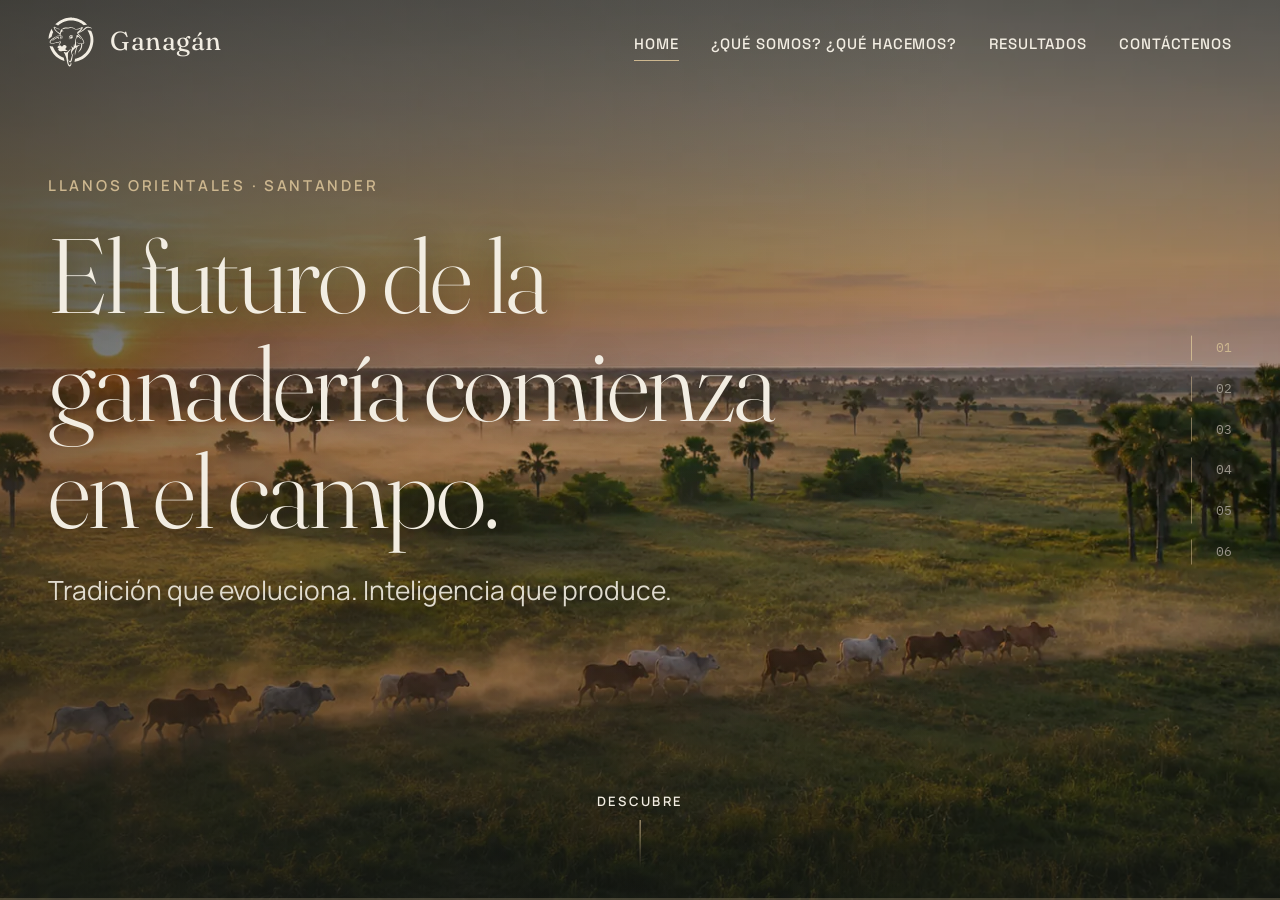
<file: index.html>
<!doctype html>
<html lang="es" class="no-js">
<head>
  <meta charset="utf-8">
  <meta name="viewport" content="width=device-width, initial-scale=1">
  <title>Ganagán · Tradición que evoluciona</title>
  <meta name="description" content="Ganagán, empresa ganadera de los Llanos Orientales y Santander. Tradición que evoluciona. Inteligencia que produce.">
  <meta name="theme-color" content="#161815">
  <link rel="icon" type="image/svg+xml" href="./assets/icons/ganagan-isotipo-marfil.svg">

  <!-- Vista previa al compartir el enlace (WhatsApp, redes). Dirección pública de GitHub Pages. -->
  <link rel="canonical" href="https://stack-molano.github.io/ganagan-web/">
  <meta property="og:type" content="website">
  <meta property="og:locale" content="es_CO">
  <meta property="og:site_name" content="Ganagán">
  <meta property="og:url" content="https://stack-molano.github.io/ganagan-web/">
  <meta property="og:title" content="Ganagán · Tradición que evoluciona">
  <meta property="og:description" content="Tradición que evoluciona. Inteligencia que produce.">
  <meta property="og:image" content="https://stack-molano.github.io/ganagan-web/assets/images/og-ganagan-1200x630.jpg">
  <meta property="og:image:width" content="1200">
  <meta property="og:image:height" content="630">
  <meta property="og:image:alt" content="Sabana de los Llanos Orientales al amanecer con un hato de ganado Brahman.">
  <meta name="twitter:card" content="summary_large_image">

  <link rel="preload" as="image" type="image/webp"
        href="./assets/images/territorio-movil-864.webp"
        media="(max-width: 767px)">
  <link rel="preload" as="image" type="image/webp"
        imagesrcset="./assets/images/territorio-hero-960.webp 960w, ./assets/images/territorio-hero-1672.webp 1672w"
        imagesizes="100vw" media="(min-width: 768px)">

  <link rel="stylesheet" href="./css/styles.css?v=2026-11-07n">
  <script>document.documentElement.classList.replace('no-js', 'js');</script>
</head>
<body>
  <a class="skip-link" href="#contenido">Saltar al contenido</a>

  <!-- Cabecera y menú -->
  <header class="site-header" data-header>
    <a class="brand" href="#inicio" aria-label="Ganagán, volver al inicio">
      <img class="brand__mark" src="./assets/icons/ganagan-isotipo-marfil.svg" alt="" width="48" height="53">
      <span class="brand__name">Ganagán</span>
    </a>

    <button class="menu-toggle" type="button" aria-expanded="false" aria-controls="menu-principal" data-menu-toggle>
      <span class="menu-toggle__label">Menú</span>
      <span class="menu-toggle__icon" aria-hidden="true"></span>
    </button>

    <nav class="site-nav" id="menu-principal" aria-label="Principal" data-menu>
      <ul>
        <li><a href="#inicio">Home</a></li>
        <li><a href="#que-somos">¿Qué somos? ¿Qué hacemos?</a></li>
        <li><a href="#resultados">Resultados</a></li>
        <li><a href="#contacto">Contáctenos</a></li>
      </ul>
    </nav>
  </header>

  <!-- Indicador de escenas (escritorio) -->
  <nav class="scene-index" aria-label="Escenas">
    <ol>
      <li><a href="#inicio" data-scene-link="inicio"><span class="visually-hidden">Escena </span>01</a></li>
      <li><a href="#que-somos" data-scene-link="que-somos"><span class="visually-hidden">Escena </span>02</a></li>
      <li><a href="#que-hacemos" data-scene-link="que-hacemos"><span class="visually-hidden">Escena </span>03</a></li>
      <li><a href="#resultados" data-scene-link="resultados"><span class="visually-hidden">Escena </span>04</a></li>
      <li><a href="#proposito" data-scene-link="proposito"><span class="visually-hidden">Escena </span>05</a></li>
      <li><a href="#contacto" data-scene-link="contacto"><span class="visually-hidden">Escena </span>06</a></li>
    </ol>
  </nav>

  <main id="contenido">

    <!-- ESCENA 01 · EL TERRITORIO -->
    <section class="scene scene--hero" id="inicio" data-scene data-title="Tradición que evoluciona" data-hero aria-labelledby="t-territorio">
      <div class="hero__sticky">
        <picture class="hero__media">
          <source media="(min-width: 768px)"
                  srcset="./assets/images/territorio-hero-960.webp 960w, ./assets/images/territorio-hero-1672.webp 1672w"
                  sizes="100vw">
          <img src="./assets/images/territorio-movil-864.webp"
               srcset="./assets/images/territorio-movil-540.webp 540w, ./assets/images/territorio-movil-864.webp 864w"
               sizes="100vw" width="864" height="1536" fetchpriority="high"
               alt="Vista aérea al amanecer de la sabana de los Llanos Orientales, con un hato de ganado Brahman avanzando entre la niebla y los morichales.">
        </picture>

        <!-- Video controlado por el scroll: main.js le asigna el archivo solo si no se
             pidió movimiento reducido. En teléfonos en vertical usa la versión vertical
             (1,1 MB); con «ahorro de datos» se queda la imagen fija. -->
        <video class="hero__video" data-scrub-video
               data-src="./assets/videos/territorio-scrub.mp4"
               data-src-portrait="./assets/videos/territorio-scrub-movil.mp4"
               muted playsinline preload="none" disablepictureinpicture
               aria-hidden="true" tabindex="-1"></video>

        <div class="hero__content">
          <p class="eyebrow" data-reveal>Llanos Orientales · Santander</p>
          <h1 class="hero__title" id="t-territorio" data-reveal style="--d:120">El futuro de la ganadería comienza en el campo.</h1>
          <p class="hero__lead" data-reveal style="--d:320">Tradición que evoluciona. Inteligencia que produce.</p>
        </div>

        <p class="hero__arrival" aria-hidden="true">Llanos Orientales, Colombia</p>

        <svg class="line line--horizon" data-horizon viewBox="0 0 100 1" preserveAspectRatio="none" aria-hidden="true">
          <line x1="0" y1="0.5" x2="100" y2="0.5" />
        </svg>

        <a class="scroll-cue" href="#que-somos">Descubre</a>

        <!-- Al final del recorrido del video aparece la invitación al siguiente capítulo -->
        <a class="hero__next" href="#que-somos" tabindex="-1">
          <span class="hero__next-label">Siguiente · 02</span>
          <span class="hero__next-title">¿Qué somos? ¿Qué hacemos?</span>
        </a>
      </div>
    </section>

    <!-- ESCENA 02 · NUESTRA ESENCIA -->
    <section class="scene scene--esencia" id="que-somos" data-scene data-title="¿Qué somos?" aria-labelledby="t-esencia">
      <div class="container">
        <header class="scene__header esencia__header">
          <p class="eyebrow" data-reveal>02 · Nuestra esencia</p>
          <h2 class="scene__title" id="t-esencia" data-reveal style="--d:100">Conocimiento que se construye generación tras generación.</h2>
          <p class="scene__text" data-reveal style="--d:200">Detrás de cada animal hay oficio: leer el pasto, el clima y el comportamiento del hato. Es un saber que se aprende en el trabajo diario y sobre el que construimos todo lo demás.</p>
        </header>

        <ul class="cards" role="list">
          <li class="card" data-reveal>
            <figure class="card__media">
              <img src="./assets/images/esencia-toro-700.webp"
                   srcset="./assets/images/esencia-toro-700.webp 700w, ./assets/images/esencia-toro-1122.webp 1122w"
                   sizes="(min-width: 1024px) 26rem, 82vw" width="1122" height="1402" loading="lazy"
                   alt="Toro Brahman rojo de perfil, con la giba y las orejas iluminadas a contraluz al atardecer.">
            </figure>
            <div class="card__body">
              <p class="card__meta"><span>01</span> Bos indicus</p>
              <h3 class="card__title">Razas</h3>
              <p class="card__text">Brahman, cebú y sus cruces: ganado de origen índico, hecho para el calor, la humedad y las pasturas tropicales. Rústico y de temperamento manejable.</p>
              <ul class="card__tags" role="list" aria-label="Razas">
                <li>Brahman</li><li>Cebú</li><li>Cruces</li>
              </ul>
            </div>
          </li>
          <li class="card" data-reveal style="--d:150">
            <figure class="card__media">
              <img src="./assets/images/esencia-dron-960.webp"
                   srcset="./assets/images/esencia-dron-960.webp 960w, ./assets/images/esencia-dron-1536.webp 1536w"
                   sizes="(min-width: 1024px) 26rem, 82vw" width="1536" height="1024" loading="lazy"
                   alt="Dron sobrevolando un hato de ganado Brahman y cebú que pasta en la sabana llanera al amanecer.">
            </figure>
            <div class="card__body">
              <p class="card__meta"><span>02</span> Dron · Fotogrametría</p>
              <h3 class="card__title">Monitoreo aéreo</h3>
              <p class="card__text">Vuelos con dron para ver el hato y los potreros desde el aire: fotogrametría, mapas del terreno y seguimiento del estado de las pasturas.</p>
              <ul class="card__tags" role="list" aria-label="Monitoreo aéreo">
                <li>Fotogrametría</li><li>Mapas</li><li>Pasturas</li>
              </ul>
            </div>
          </li>
          <li class="card" data-reveal style="--d:300">
            <figure class="card__media">
              <img src="./assets/images/esencia-agrotech-960.webp"
                   srcset="./assets/images/esencia-agrotech-960.webp 960w, ./assets/images/esencia-agrotech-1536.webp 1536w"
                   sizes="(min-width: 1024px) 26rem, 82vw" width="1536" height="1024" loading="lazy"
                   alt="Técnico agrónomo clavando un sensor de suelo en el potrero junto a una tablet con un mapa de vegetación; al fondo, una estación meteorológica solar y ganado pastando.">
            </figure>
            <div class="card__body">
              <p class="card__meta"><span>03</span> Suelos · Sensores</p>
              <h3 class="card__title">Agrotecnología</h3>
              <p class="card__text">Análisis y sensores de suelo para mejorar su fertilidad, optimizar las pasturas y decidir con datos qué sembrar, cuánto cargar y cuándo rotar.</p>
              <ul class="card__tags" role="list" aria-label="Agrotecnología">
                <li>Suelos</li><li>Sensores</li><li>Datos</li>
              </ul>
            </div>
          </li>
        </ul>
        <p class="cards__hint" aria-hidden="true">Desliza →</p>
        <nav class="scene-next" aria-label="Siguiente capítulo">
          <a href="#que-hacemos">
            <span class="scene-next__label">Siguiente · 03</span>
            <span class="scene-next__title">Qué hacemos: nuestra visión</span>
            <span class="scene-next__arrow" aria-hidden="true">→</span>
          </a>
        </nav>
      </div>
    </section>

    <!-- ESCENA 03 · NUESTRA VISIÓN -->
    <section class="scene scene--vision" id="que-hacemos" data-scene data-title="¿Qué hacemos?" aria-labelledby="t-vision">
      <div class="vision__stage" data-vision-stage>
        <div class="vision__sticky">
          <figure class="vision__media" data-vision-media>
            <img src="./assets/images/vision-ladera-960.webp"
                 srcset="./assets/images/vision-ladera-960.webp 960w, ./assets/images/vision-ladera-1560.webp 1560w"
                 sizes="100vw" width="1560" height="822" loading="lazy"
                 alt="Potreros en ladera en las montañas de Santander, divididos por cercas de madera que siguen el relieve.">
            <video class="vision__video" data-scrub-video data-src="./assets/videos/vision-scrub.mp4"
                   muted playsinline preload="none" disablepictureinpicture aria-hidden="true" tabindex="-1"></video>
          </figure>
          <p class="vision__caption" aria-hidden="true">Santander, Colombia · Silvopastoreo</p>
        </div>
      </div>
      <div class="container">
        <header class="scene__header" data-reveal>
          <p class="eyebrow">03 · Nuestra visión</p>
          <h2 class="scene__title" id="t-vision">Producir mejor también significa decidir mejor.</h2>
          <p class="scene__text">La experiencia ya no basta por sí sola: producir mejor exige planificar, medir y ajustar cada decisión con información.</p>
        </header>
        <ol class="principles">
          <li data-reveal>
            <span class="principles__num">01</span>
            <h3>Planificar</h3>
            <p>Anticipar cada ciclo productivo, del potrero al mercado.</p>
          </li>
          <li data-reveal style="--d:150">
            <span class="principles__num">02</span>
            <h3>Medir</h3>
            <p>Registrar lo que pasa en el campo para entenderlo.</p>
          </li>
          <li data-reveal style="--d:300">
            <span class="principles__num">03</span>
            <h3>Mejorar</h3>
            <p>Corregir el rumbo con datos, no solo con intuición.</p>
          </li>
        </ol>
        <nav class="scene-next" aria-label="Siguiente capítulo">
          <a href="#resultados">
            <span class="scene-next__label">Siguiente · 04</span>
            <span class="scene-next__title">Inteligencia ganadera</span>
            <span class="scene-next__arrow" aria-hidden="true">→</span>
          </a>
        </nav>
      </div>
    </section>

    <!-- ESCENA 04 · INTELIGENCIA GANADERA -->
    <section class="scene scene--inteligencia" id="resultados" data-scene data-title="Inteligencia ganadera" aria-labelledby="t-inteligencia">
      <div class="container">
        <header class="scene__header scene__header--center" data-reveal>
          <p class="eyebrow">04 · Inteligencia ganadera</p>
          <h2 class="scene__title" id="t-inteligencia">La inteligencia del campo está en comprender cada variable.</h2>
          <p class="scene__text">Territorio, productividad, información, indicadores y finanzas no son temas separados. Entender cómo se relacionan es lo que permite decidir mejor.</p>
        </header>

        <!-- Dos columnas: tecnología en campo (video en bucle) y red de ejes que
             convergen en las decisiones. Sin cifras: solo los ejes. -->
        <div class="resultados">
          <figure class="resultados__media" data-reveal>
            <video class="resultados__video" data-loop-video
                   data-src="./assets/videos/resultados-loop.mp4"
                   poster="./assets/images/resultados-poster-960.webp"
                   width="1280" height="720"
                   muted loop playsinline preload="none" disablepictureinpicture
                   aria-hidden="true" tabindex="-1"></video>
            <figcaption class="resultados__caption">Drones · Sensores · Datos en campo</figcaption>
          </figure>

          <div class="red" data-red data-reveal style="--d:150">
            <svg class="red__lines" aria-hidden="true"></svg>
            <ul class="red__nodes" aria-label="Ejes que convergen en mejores decisiones">
              <li class="red__node" data-angle="-90">Centralización de datos</li>
              <li class="red__node" data-angle="-18">Optimización</li>
              <li class="red__node" data-angle="45">Rendimiento</li>
              <li class="red__node" data-angle="135">Eficiencia de recursos</li>
              <li class="red__node" data-angle="198">Trazabilidad</li>
            </ul>
            <p class="red__core">Mejores decisiones</p>
          </div>
        </div>

        <p class="scene__note" data-reveal>Estamos construyendo las herramientas para lograrlo.</p>
        <nav class="scene-next" aria-label="Siguiente capítulo">
          <a href="#proposito">
            <span class="scene-next__label">Siguiente · 05</span>
            <span class="scene-next__title">Nuestro propósito</span>
            <span class="scene-next__arrow" aria-hidden="true">→</span>
          </a>
        </nav>
      </div>
    </section>

    <!-- ESCENA 05 · NUESTRO PROPÓSITO -->
    <section class="scene scene--proposito" id="proposito" data-scene data-title="Nuestro propósito" aria-labelledby="t-proposito">
      <picture class="proposito__media">
        <source media="(min-width: 768px)"
                srcset="./assets/images/proposito-horizonte-960.webp 960w, ./assets/images/proposito-horizonte-1672.webp 1672w"
                sizes="100vw">
        <img src="./assets/images/proposito-movil-540.webp"
             srcset="./assets/images/proposito-movil-540.webp 540w, ./assets/images/proposito-movil-864.webp 864w"
             sizes="100vw" width="864" height="1536" loading="lazy"
             alt="Montañas de Santander al atardecer, con potreros en ladera y un camino rural que sube hacia la luz.">
      </picture>
      <div class="proposito__content" data-reveal>
        <p class="eyebrow">05 · Nuestro propósito</p>
        <h2 class="scene__title" id="t-proposito">Una nueva perspectiva para el desarrollo ganadero.</h2>
        <p class="scene__text">Del llano a la montaña, creemos en una ganadería que crece con su territorio: más eficiente, mejor informada y comprometida con las regiones donde trabaja.</p>
        <nav class="scene-next" aria-label="Siguiente capítulo">
          <a href="#contacto">
            <span class="scene-next__label">Siguiente · 06</span>
            <span class="scene-next__title">Identidad y contacto</span>
            <span class="scene-next__arrow" aria-hidden="true">→</span>
          </a>
        </nav>
      </div>
    </section>

    <!-- ESCENA 06 · IDENTIDAD GANAGÁN -->
    <section class="scene scene--identidad" id="contacto" data-scene data-title="Contáctenos" aria-labelledby="t-identidad">
      <div class="container identidad">
        <img class="identidad__logo" data-reveal="clip" src="./assets/icons/ganagan-logo-marfil.svg" width="1085" height="1449" loading="lazy"
             alt="Logotipo de Inversiones Ganagán">
        <h2 class="identidad__claim" id="t-identidad" data-reveal style="--d:900">GANAGÁN. <span>Tradición que evoluciona.</span></h2>
        <!-- Formulario de contacto. Los envíos llegan por Formspree.
             Formulario de Formspree: xeaawpqv (cuenta de Ganagán). -->
        <div class="contacto" data-reveal>
          <header class="contacto__header">
            <p class="eyebrow">Contáctenos</p>
            <h3 class="contacto__title">Hablemos.</h3>
            <p class="contacto__text">Escríbanos por WhatsApp y le responderemos.</p>
          </header>
          <a class="boton boton--whatsapp" href="https://wa.me/573202076074?text=Hola%2C%20quiero%20m%C3%A1s%20informaci%C3%B3n%20sobre%20Ganag%C3%A1n."
             target="_blank" rel="noopener">Escribir por WhatsApp</a>
          <!-- FORMULARIO DESACTIVADO hasta completar la política de datos (NIT, domicilio y correo).
               Para activarlo: quitar el atributo «hidden» del formulario, eliminar el enlace de WhatsApp de
               arriba (o dejarlo como alternativa) y volver al texto «Déjenos sus datos y nos pondremos en contacto.». -->
          <form class="contacto__form" hidden data-contact-form action="https://formspree.io/f/xeaawpqv" method="POST">
            <div class="campo">
              <label for="cf-nombre">Nombre o empresa</label>
              <input id="cf-nombre" name="nombre" type="text" autocomplete="name" required maxlength="120">
            </div>
            <div class="campo">
              <label for="cf-contacto">Correo electrónico o teléfono</label>
              <input id="cf-contacto" name="contacto" type="text" inputmode="email" autocomplete="email" required maxlength="120"
                     aria-describedby="cf-contacto-ayuda">
              <p class="campo__ayuda" id="cf-contacto-ayuda">Cualquiera de los dos.</p>
            </div>
            <!-- Trampa para robots: las personas no ven este campo -->
            <div class="campo campo--trampa" aria-hidden="true">
              <label for="cf-web">No llenar</label>
              <input id="cf-web" name="_gotcha" type="text" tabindex="-1" autocomplete="off">
            </div>
            <div class="casilla">
              <input id="cf-datos" name="acepta_tratamiento_datos" type="checkbox" value="sí" required>
              <label for="cf-datos">Acepto el tratamiento de mis datos personales conforme a la Ley 1581 de 2012 y la
                <a href="./politica-de-datos.html" target="_blank" rel="noopener">Política de tratamiento de datos</a> de Inversiones Ganagán.</label>
            </div>
            <button class="boton" type="submit">Enviar</button>
            <p class="contacto__estado" data-contact-status role="status" aria-live="polite"></p>
          </form>
        </div>

        <nav class="scene-next scene-next--home" aria-label="Volver al inicio">
          <a href="#inicio">
            <span class="scene-next__label">Volver</span>
            <span class="scene-next__title">Al inicio</span>
            <span class="scene-next__arrow" aria-hidden="true">→</span>
          </a>
        </nav>
      </div>
    </section>

  </main>

  <footer class="site-footer" id="pie">
    <div class="container site-footer__grid">
      <div>
        <img src="./assets/icons/ganagan-isotipo-marfil.svg" alt="" width="48" height="53" loading="lazy">
        <p class="site-footer__legal">Inversiones Ganagán M&amp;V S.A.S. ZOMAC</p>
      </div>
      <div>
        <h2 class="site-footer__title">Dónde trabajamos</h2>
        <p>Llanos Orientales y Santander, Colombia.</p>
      </div>
      <div>
        <h2 class="site-footer__title">Contacto</h2>
        <p><a class="site-footer__link" href="https://wa.me/573202076074" target="_blank" rel="noopener"
              aria-label="Escribir por WhatsApp al +57 320 207 6074">WhatsApp: (+57) 3202076074</a></p>
      </div>
      <div>
        <h2 class="site-footer__title">Plataforma</h2>
        <p>Plataforma de inteligencia ganadera: en desarrollo.</p>
      </div>
    </div>
    <p class="container site-footer__copy">© <span data-year>2026</span> Inversiones Ganagán M&amp;V S.A.S. Imágenes ilustrativas.</p>
  </footer>

  <script src="./js/main.js?v=2026-11-07n" defer></script>
</body>
</html>
</file>
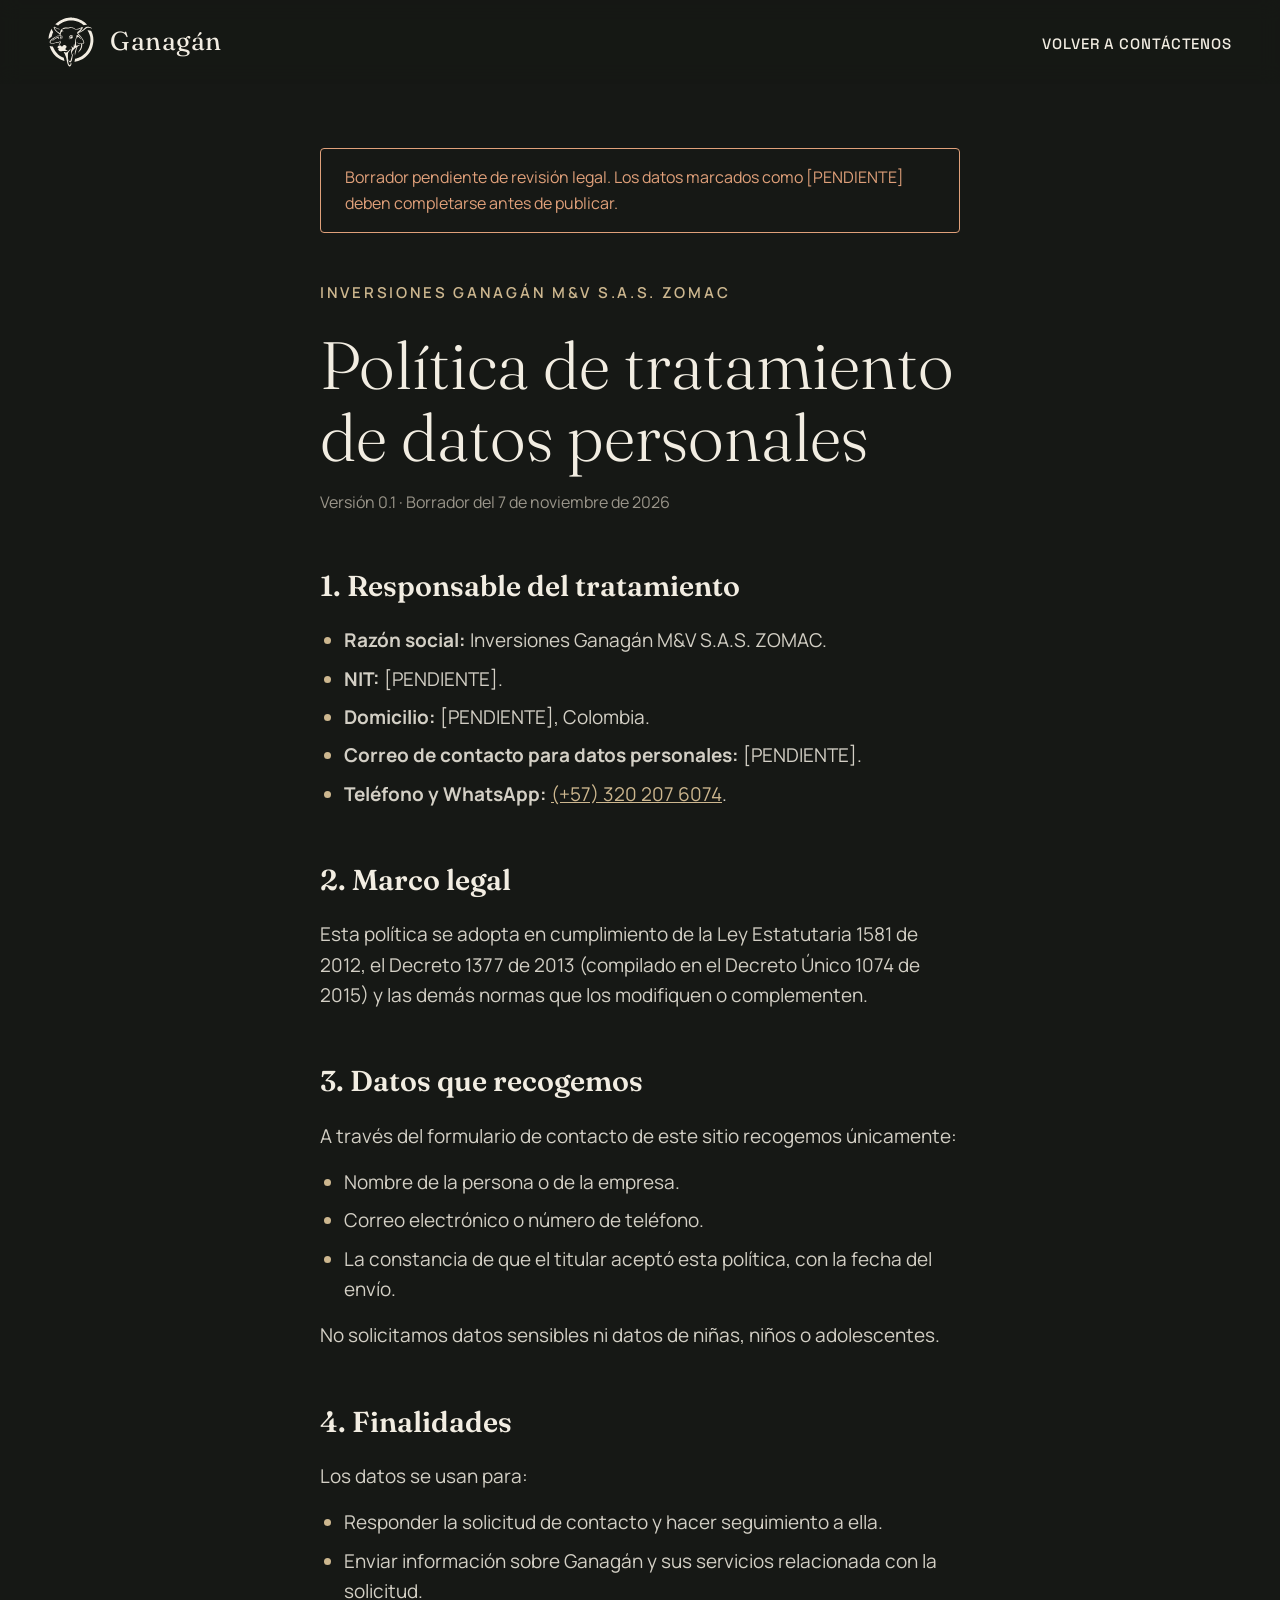
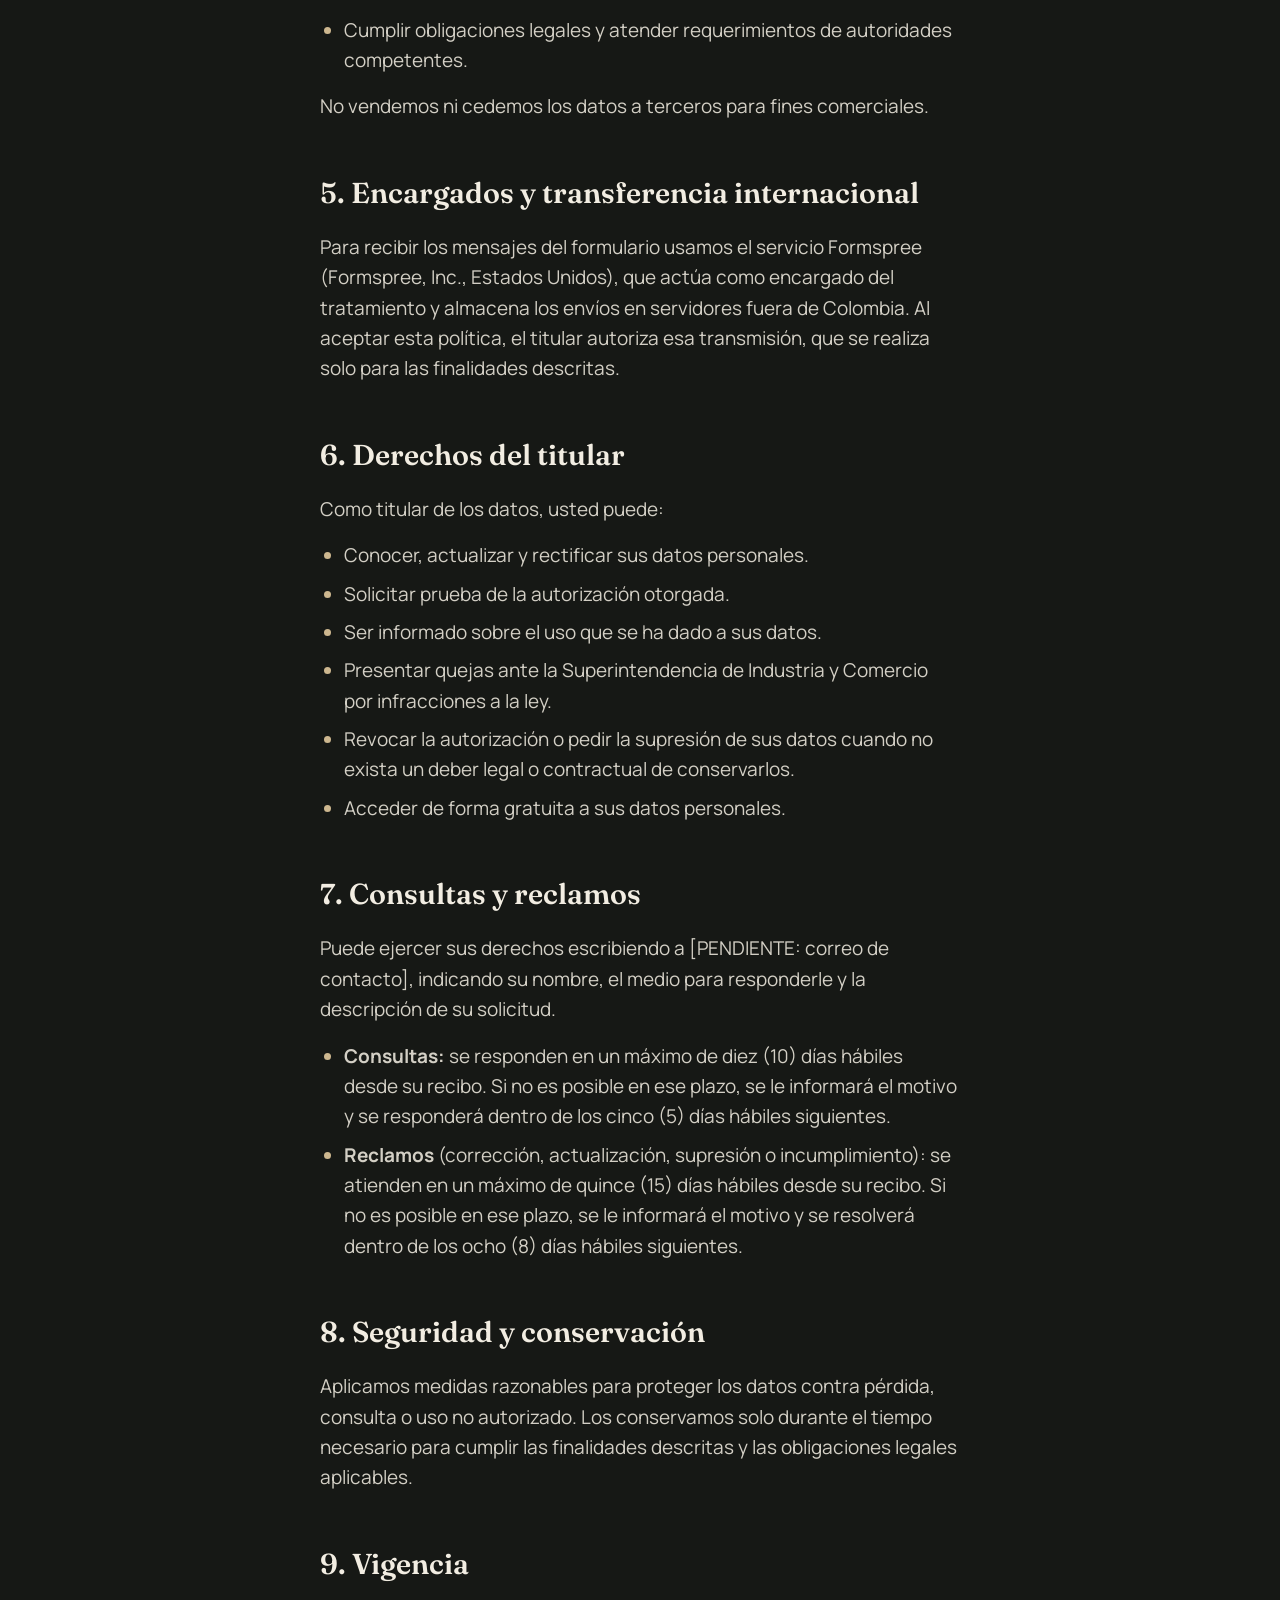
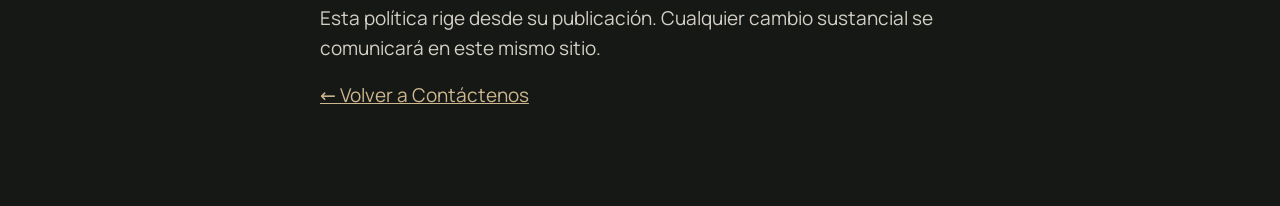
<file: politica-de-datos.html>
<!doctype html>
<html lang="es">
<head>
  <meta charset="utf-8">
  <meta name="viewport" content="width=device-width, initial-scale=1">
  <title>Ganagán · Política de tratamiento de datos personales</title>
  <meta name="description" content="Política de tratamiento de datos personales de Inversiones Ganagán M&V S.A.S. ZOMAC.">
  <!-- BORRADOR: no indexar hasta que la revise un abogado. -->
  <meta name="robots" content="noindex">
  <meta name="theme-color" content="#161815">
  <link rel="icon" type="image/svg+xml" href="./assets/icons/ganagan-isotipo-marfil.svg">
  <link rel="stylesheet" href="./css/styles.css?v=2026-11-07k">
</head>
<body class="pagina-legal">
  <header class="site-header is-scrolled">
    <a class="brand" href="./" aria-label="Ganagán, volver al sitio">
      <img class="brand__mark" src="./assets/icons/ganagan-isotipo-marfil.svg" alt="" width="48" height="53">
      <span class="brand__name">Ganagán</span>
    </a>
    <nav class="site-nav" aria-label="Principal">
      <ul>
        <li><a href="./#contacto">Volver a Contáctenos</a></li>
      </ul>
    </nav>
  </header>

  <main class="legal container">
    <p class="legal__borrador" role="note">
      Borrador pendiente de revisión legal. Los datos marcados como [PENDIENTE] deben completarse antes de publicar.
    </p>

    <p class="eyebrow">Inversiones Ganagán M&amp;V S.A.S. ZOMAC</p>
    <h1 class="legal__title">Política de tratamiento de datos personales</h1>
    <p class="legal__meta">Versión 0.1 · Borrador del 7 de noviembre de 2026</p>

    <h2>1. Responsable del tratamiento</h2>
    <ul>
      <li><strong>Razón social:</strong> Inversiones Ganagán M&amp;V S.A.S. ZOMAC.</li>
      <li><strong>NIT:</strong> [PENDIENTE].</li>
      <li><strong>Domicilio:</strong> [PENDIENTE], Colombia.</li>
      <li><strong>Correo de contacto para datos personales:</strong> [PENDIENTE].</li>
      <li><strong>Teléfono y WhatsApp:</strong> <a href="https://wa.me/573202076074">(+57) 320 207 6074</a>.</li>
    </ul>

    <h2>2. Marco legal</h2>
    <p>Esta política se adopta en cumplimiento de la Ley Estatutaria 1581 de 2012, el Decreto 1377 de 2013 (compilado en el Decreto Único 1074 de 2015) y las demás normas que los modifiquen o complementen.</p>

    <h2>3. Datos que recogemos</h2>
    <p>A través del formulario de contacto de este sitio recogemos únicamente:</p>
    <ul>
      <li>Nombre de la persona o de la empresa.</li>
      <li>Correo electrónico o número de teléfono.</li>
      <li>La constancia de que el titular aceptó esta política, con la fecha del envío.</li>
    </ul>
    <p>No solicitamos datos sensibles ni datos de niñas, niños o adolescentes.</p>

    <h2>4. Finalidades</h2>
    <p>Los datos se usan para:</p>
    <ul>
      <li>Responder la solicitud de contacto y hacer seguimiento a ella.</li>
      <li>Enviar información sobre Ganagán y sus servicios relacionada con la solicitud.</li>
      <li>Cumplir obligaciones legales y atender requerimientos de autoridades competentes.</li>
    </ul>
    <p>No vendemos ni cedemos los datos a terceros para fines comerciales.</p>

    <h2>5. Encargados y transferencia internacional</h2>
    <p>Para recibir los mensajes del formulario usamos el servicio Formspree (Formspree, Inc., Estados Unidos), que actúa como encargado del tratamiento y almacena los envíos en servidores fuera de Colombia. Al aceptar esta política, el titular autoriza esa transmisión, que se realiza solo para las finalidades descritas.</p>

    <h2>6. Derechos del titular</h2>
    <p>Como titular de los datos, usted puede:</p>
    <ul>
      <li>Conocer, actualizar y rectificar sus datos personales.</li>
      <li>Solicitar prueba de la autorización otorgada.</li>
      <li>Ser informado sobre el uso que se ha dado a sus datos.</li>
      <li>Presentar quejas ante la Superintendencia de Industria y Comercio por infracciones a la ley.</li>
      <li>Revocar la autorización o pedir la supresión de sus datos cuando no exista un deber legal o contractual de conservarlos.</li>
      <li>Acceder de forma gratuita a sus datos personales.</li>
    </ul>

    <h2>7. Consultas y reclamos</h2>
    <p>Puede ejercer sus derechos escribiendo a [PENDIENTE: correo de contacto], indicando su nombre, el medio para responderle y la descripción de su solicitud.</p>
    <ul>
      <li><strong>Consultas:</strong> se responden en un máximo de diez (10) días hábiles desde su recibo. Si no es posible en ese plazo, se le informará el motivo y se responderá dentro de los cinco (5) días hábiles siguientes.</li>
      <li><strong>Reclamos</strong> (corrección, actualización, supresión o incumplimiento): se atienden en un máximo de quince (15) días hábiles desde su recibo. Si no es posible en ese plazo, se le informará el motivo y se resolverá dentro de los ocho (8) días hábiles siguientes.</li>
    </ul>

    <h2>8. Seguridad y conservación</h2>
    <p>Aplicamos medidas razonables para proteger los datos contra pérdida, consulta o uso no autorizado. Los conservamos solo durante el tiempo necesario para cumplir las finalidades descritas y las obligaciones legales aplicables.</p>

    <h2>9. Vigencia</h2>
    <p>Esta política rige desde su publicación. Cualquier cambio sustancial se comunicará en este mismo sitio.</p>

    <p class="legal__volver"><a href="./#contacto">← Volver a Contáctenos</a></p>
  </main>
</body>
</html>
</file>
<file: css/styles.css>
/* =========================================================
   GANAGÁN · Estilos base (prototipo estructural)
   Fuente de verdad: docs/paquete-de-diseno.md
   ========================================================= */

/* ---------- 1. Fuentes ----------
   Se alojarán en assets/fonts/ (woff2). Mientras no existan,
   el navegador usa las alternativas de --font-*.            */
@font-face {
  font-family: "Fraunces";
  src: url("../assets/fonts/fraunces-variable.woff2") format("woff2");
  font-weight: 300 700;
  font-display: swap;
}
@font-face {
  font-family: "Manrope";
  src: url("../assets/fonts/manrope-variable.woff2") format("woff2");
  font-weight: 400 700;
  font-display: swap;
}
@font-face {
  font-family: "Space Grotesk";
  src: url("../assets/fonts/space-grotesk-variable.woff2") format("woff2");
  font-weight: 300 700;
  font-display: swap;
}
@font-face {
  font-family: "IBM Plex Mono";
  src: url("../assets/fonts/ibm-plex-mono-400.woff2") format("woff2");
  font-weight: 400;
  font-display: swap;
}

/* ---------- 2. Tokens ---------- */
:root {
  /* Paleta (contrastes en el paquete de diseño, sección 3) */
  --grafito: #161815;
  --bosque:  #1E3528;
  --marfil:  #F2EDE2;
  --arena:   #CDB78F;
  --tierra:  #7A5536;
  --piedra:  #9A958A;
  --tinta:   #22241F;
  --musgo:   #4F5E46;
  --marino:  #002060;

  /* Tipografía */
  --font-display: "Fraunces", Georgia, "Times New Roman", serif;
  --font-body: "Manrope", system-ui, -apple-system, "Segoe UI", Roboto, sans-serif;
  --font-mono: "IBM Plex Mono", ui-monospace, Consolas, monospace;
  --font-ui: "Space Grotesk", "Manrope", system-ui, sans-serif;

  /* Escala ampliada ~20 % el 2026-11-07 (antes: hero 96, h2 60, lead 22, body 17 px) */
  --fs-hero: clamp(2.5rem, 1rem + 7vw, 7.25rem);      /* ~42 px en móvil → 116 px */
  --fs-h2:   clamp(2.25rem, 1.3rem + 3.6vw, 4.5rem);
  --fs-h3:   clamp(1.375rem, 1.2rem + 0.75vw, 1.8125rem);
  --fs-lead: clamp(1.25rem, 1.05rem + 0.75vw, 1.6875rem);
  --fs-body: 1.1875rem;
  --fs-small: 1rem;
  --fs-label: 0.8125rem;

  /* Espaciado (múltiplos de 8 px) */
  --s-1: 0.5rem;  --s-2: 1rem;  --s-3: 1.5rem;  --s-4: 2rem;
  --s-6: 3rem;    --s-8: 4rem;  --s-12: 6rem;   --s-16: 8rem;
  --scene-pad: clamp(var(--s-8), 10vw, var(--s-16));

  /* Retícula */
  --container: 80rem;            /* 1280 px */
  --gutter: clamp(1.25rem, 4vw, 3rem);

  --header-h: 5.25rem;
  --line: 1px solid color-mix(in srgb, var(--arena) 55%, transparent);
  --ease: cubic-bezier(.22, .61, .36, 1);
}

/* ---------- 3. Base ---------- */
*, *::before, *::after { box-sizing: border-box; }
html {
  -webkit-text-size-adjust: 100%;
  scroll-behavior: smooth;
  scroll-padding-top: var(--header-h);
  overflow-x: hidden;
}
@supports (overflow: clip) { html { overflow-x: clip; } }
body {
  margin: 0;
  background: var(--grafito);
  color: var(--marfil);
  font-family: var(--font-body);
  font-size: var(--fs-body);
  line-height: 1.6;
  -webkit-font-smoothing: antialiased;
}
img, svg { display: block; max-width: 100%; }
img { height: auto; }
figure { margin: 0; }
h1, h2, h3 { margin: 0; font-weight: 400; }
p { margin: 0; }
ul, ol { margin: 0; padding: 0; list-style: none; }
a { color: inherit; }

:focus-visible {
  outline: 2px solid var(--arena);
  outline-offset: 3px;
}

.visually-hidden {
  position: absolute !important;
  width: 1px; height: 1px;
  overflow: hidden; clip: rect(0 0 0 0);
  white-space: nowrap;
}
.skip-link {
  position: absolute; left: var(--s-2); top: -100px; z-index: 100;
  padding: var(--s-1) var(--s-2);
  background: var(--marfil); color: var(--tinta);
  font-weight: 600; text-decoration: none;
}
.skip-link:focus { top: var(--s-2); }

.container {
  width: 100%;
  max-width: var(--container);
  margin-inline: auto;
  padding-inline: var(--gutter);
}

/* ---------- 4. Tipografía compartida ---------- */
.eyebrow {
  font-family: var(--font-body);
  font-size: clamp(0.8125rem, 0.75rem + 0.25vw, 0.9375rem);
  font-weight: 600;
  letter-spacing: 0.18em;
  text-transform: uppercase;
  color: var(--arena);
  margin-bottom: var(--s-3);
}
.scene__title {
  font-family: var(--font-display);
  font-size: var(--fs-h2);
  font-weight: 300;
  line-height: 1.08;
  letter-spacing: -0.01em;
  text-wrap: balance;
  max-width: 18ch;
}
.scene__text {
  margin-top: var(--s-3);
  font-size: var(--fs-lead);
  line-height: 1.55;
  max-width: 44rem;
  color: color-mix(in srgb, var(--marfil) 82%, transparent);
}
.scene__header { margin-bottom: var(--s-8); }
.scene__header--center { text-align: center; }
.scene__header--center .scene__title,
.scene__header--center .scene__text { margin-inline: auto; }

/* ---------- 5. Cabecera y menú ---------- */
.site-header {
  position: fixed; inset: 0 0 auto 0; z-index: 50;
  height: var(--header-h);
  display: flex; align-items: center; justify-content: space-between;
  padding-inline: var(--gutter);
  transition: background-color .4s var(--ease), transform .4s var(--ease);
}
.site-header.is-scrolled {
  background: color-mix(in srgb, var(--grafito) 88%, transparent);
  -webkit-backdrop-filter: blur(10px);
  backdrop-filter: blur(10px);
}
.site-header.is-hidden { transform: translateY(-100%); }
/* Con el menú abierto, la cabecera no puede tener transform ni blur:
   ambos convierten la cabecera en el contenedor del menú fijo y lo recortan. */
.site-header.menu-open {
  transform: none;
  background: transparent;
  -webkit-backdrop-filter: none;
  backdrop-filter: none;
}

.brand {
  display: flex; align-items: center; gap: var(--s-2);
  text-decoration: none;
}
.brand__mark { width: 2.875rem; height: auto; }
.brand__name {
  font-family: var(--font-display);
  font-size: 1.625rem;
  letter-spacing: 0.02em;
}

/* Enlaces de navegación: sin borde; al señalar aparece una línea arena debajo */
.site-nav ul { display: flex; gap: var(--s-4); }
.site-nav a {
  font-family: var(--font-ui);
  font-size: 0.9375rem;
  font-weight: 500;
  letter-spacing: 0.06em;
  text-transform: uppercase;
  text-decoration: none;
  white-space: nowrap;
  padding-block: var(--s-1);
  background: linear-gradient(var(--arena), var(--arena)) no-repeat left bottom / 0 1px;
  transition: background-size .35s var(--ease);
}
.site-nav a:hover,
.site-nav a:focus-visible { background-size: 100% 1px; }

.menu-toggle {
  display: none;
  align-items: center; gap: var(--s-1);
  background: none; border: 0; padding: var(--s-1);
  color: var(--marfil);
  font: 500 0.9375rem / 1 var(--font-ui);
  letter-spacing: 0.06em; text-transform: uppercase;
  cursor: pointer;
}
.menu-toggle__icon,
.menu-toggle__icon::before {
  display: block; width: 1.5rem; height: 1px;
  background: currentColor;
  transition: transform .3s var(--ease);
}
.menu-toggle__icon { position: relative; transform: translateY(-3px); }
.menu-toggle__icon::before { content: ""; position: absolute; top: 6px; }
.menu-toggle[aria-expanded="true"] .menu-toggle__icon { transform: translateY(0) rotate(45deg); }
.menu-toggle[aria-expanded="true"] .menu-toggle__icon::before { transform: translateY(-6px) rotate(-90deg); }

/* Menú móvil: solo si hay JavaScript; sin él, los enlaces quedan visibles */
@media (max-width: 1023px) {
  .js .menu-toggle { display: inline-flex; position: relative; z-index: 2; }
  .js .site-nav {
    position: fixed; inset: 0;
    display: grid; place-items: center;
    background: var(--grafito);
    opacity: 0; visibility: hidden;
    transition: opacity .35s var(--ease), visibility .35s;
  }
  .js .site-nav.is-open { opacity: 1; visibility: visible; }
  .js .site-nav ul { flex-direction: column; align-items: center; gap: var(--s-4); }
  .js .site-nav a {
    font-family: var(--font-display);
    font-size: 2.25rem; font-weight: 300;
    letter-spacing: 0; text-transform: none;
    display: block; text-align: center; line-height: 1.2;
    white-space: normal; max-width: 12ch; margin-inline: auto;
  }
  .js .site-nav ul { padding-inline: var(--gutter); }
  .no-js .site-nav ul { gap: var(--s-2); }
  .no-js .brand__name { display: none; }
}

/* Indicador de escenas */
.scene-index {
  position: fixed; right: var(--gutter); top: 50%; z-index: 40;
  transform: translateY(-50%);
  display: none;
}
.scene-index ol { display: grid; gap: var(--s-2); }
.scene-index a {
  display: block;
  font-family: var(--font-mono);
  font-size: var(--fs-label);
  color: var(--piedra);
  text-decoration: none;
  padding: 2px 0 2px var(--s-3);
  border-left: var(--line);
  transition: color .3s var(--ease), border-color .3s var(--ease);
}
.scene-index a:hover,
.scene-index a[aria-current="true"] { color: var(--arena); border-left-color: var(--arena); }
/* Sobre la escena clara (03) el indicador cambia a tonos oscuros */
.scene-index.on-light a { color: color-mix(in srgb, var(--tinta) 75%, var(--marfil));   /* ≈ 6:1 */ border-left-color: color-mix(in srgb, var(--tierra) 50%, transparent); }
.scene-index.on-light a:hover,
.scene-index.on-light a[aria-current="true"] { color: var(--tierra); border-left-color: var(--tierra); }
@media (min-width: 1024px) { .scene-index { display: block; } }

/* ---------- 6. Escenas ---------- */
.scene { position: relative; padding-block: var(--scene-pad); }

/* 01 · Territorio */
/* La sección mide una pantalla. Con video (clase .hero--scrub, la añade
   main.js) mide 280vh y el contenido queda fijo mientras el scroll
   hace avanzar el video. */
.scene--hero { padding: 0; }
.scene--hero.hero--scrub { height: 280vh; }
.hero__sticky {
  position: sticky; top: 0;
  height: 100vh;
  height: 100svh;
  display: grid;
  align-items: start;
  overflow: hidden;
  isolation: isolate;
}
.hero__media,
.hero__media img,
.hero__video {
  position: absolute; inset: 0;
  width: 100%; height: 100%;
  object-fit: cover;
  object-position: 50% 70%;
  z-index: -2;
}
.hero__video { display: none; opacity: 0; transition: opacity .8s var(--ease); }
.hero--scrub .hero__video { display: block; }
.hero--scrub .hero__video.is-ready { opacity: 1; }

/* Al avanzar el video, el título sube y se desvanece y aparece la llegada.
   --hp = progreso del hero (0 → 1), lo escribe main.js. */
.hero--scrub .hero__content {
  opacity: calc(1 - var(--hp, 0) * 2.6);
  transform: translate3d(0, calc(var(--hp, 0) * -80px), 0);
}
.hero--scrub .scroll-cue { opacity: calc(1 - var(--hp, 0) * 6); }
.hero__arrival {
  position: absolute; left: var(--gutter); bottom: var(--s-6);
  font-family: var(--font-mono);
  font-size: var(--fs-label);
  letter-spacing: 0.18em; text-transform: uppercase;
  color: var(--arena);
  opacity: 0;
}
.hero--scrub .hero__arrival { opacity: calc((var(--hp, 0) - 0.75) * 5); }

/* Veladura de legibilidad. Valores medidos contra la imagen real:
   título ≥ 3:1 y subtítulo ≥ 4,5:1 en el percentil 95 del fondo. */
.hero__sticky::before {
  content: ""; position: absolute; inset: 0; z-index: -1;
  background:
    linear-gradient(to bottom,
      color-mix(in srgb, var(--grafito) 70%, transparent) 0%,
      color-mix(in srgb, var(--grafito) 60%, transparent) 48%,
      transparent 68%,
      color-mix(in srgb, var(--grafito) 70%, transparent) 100%);
}
@media (min-width: 768px) {
  .hero__sticky::before {
    background:
      linear-gradient(to right,
        color-mix(in srgb, var(--grafito) 45%, transparent) 0%,
        transparent 75%),
      linear-gradient(to bottom,
      color-mix(in srgb, var(--grafito) 62%, transparent) 0%,
      color-mix(in srgb, var(--grafito) 30%, transparent) 38%,
      transparent 58%,
      color-mix(in srgb, var(--grafito) 70%, transparent) 100%);
  }
}
.hero__content {
  padding: calc(var(--header-h) + clamp(var(--s-6), 10vh, var(--s-16))) var(--gutter) 0;
  max-width: calc(var(--container) + 2 * var(--gutter));
  margin-inline: auto; width: 100%;
}
.hero__title {
  font-family: var(--font-display);
  font-size: var(--fs-hero);
  font-weight: 300;
  line-height: 1.02;
  letter-spacing: -0.02em;
  max-width: 14ch;
  text-wrap: balance;
  overflow-wrap: break-word;
  text-shadow: 0 2px 30px color-mix(in srgb, var(--grafito) 45%, transparent);
}
.hero__lead {
  margin-top: var(--s-3);
  font-size: var(--fs-lead);
  color: color-mix(in srgb, var(--marfil) 90%, transparent);
  text-shadow: 0 1px 16px color-mix(in srgb, var(--grafito) 55%, transparent);
}
.line--horizon {
  position: absolute; left: 0; right: 0; bottom: 0;
  width: 100%; height: 2px;
  overflow: visible;
}
.line--horizon line {
  stroke: var(--arena); stroke-width: 1; opacity: .55;
  vector-effect: non-scaling-stroke;
}
.scroll-cue {
  position: absolute; left: 50%; bottom: var(--s-4);
  transform: translateX(-50%);
  display: grid; justify-items: center; gap: var(--s-1);
  font-size: var(--fs-label); font-weight: 600;
  letter-spacing: 0.18em; text-transform: uppercase;
  text-decoration: none;
}
.scroll-cue::after {
  content: ""; width: 1px; height: var(--s-6);
  background: linear-gradient(var(--arena), transparent);
}

/* 02 · Esencia: encabezado editorial y tres tarjetas técnicas
   (razas, ventajas, suelos). Escritorio: rejilla de 3 columnas.
   Móvil y tableta: carrusel horizontal que se desliza con el dedo. */
.scene--esencia {
  background:
    linear-gradient(to bottom, var(--grafito) 0%, transparent 30%),
    radial-gradient(60rem 34rem at 82% 38%, color-mix(in srgb, var(--bosque) 55%, transparent), transparent 70%),
    var(--grafito);
}
@media (min-width: 1024px) {
  .esencia__header {
    display: grid;
    grid-template-columns: minmax(0, 7fr) minmax(0, 5fr);
    column-gap: var(--s-8);
    align-items: end;
  }
  .esencia__header .eyebrow { grid-column: 1 / -1; margin-bottom: var(--s-2); }
  .esencia__header .scene__text { margin-top: 0; font-size: var(--fs-body); }
}

.cards {
  display: grid;
  grid-auto-flow: column;
  grid-auto-columns: 82%;
  gap: var(--s-2);
  overflow-x: auto;
  scroll-snap-type: x mandatory;
  margin-inline: calc(-1 * var(--gutter));
  padding: var(--s-1) var(--gutter) var(--s-3);
  scroll-padding-inline: var(--gutter);
  scrollbar-width: none;
}
.cards::-webkit-scrollbar { display: none; }
@media (min-width: 768px) { .cards { grid-auto-columns: 46%; gap: var(--s-3); } }
@media (min-width: 1024px) {
  .cards {
    grid-auto-flow: row;
    grid-template-columns: repeat(3, 1fr);
    overflow: visible;
    margin-inline: 0; padding: 0;
  }
}
.cards__hint {
  margin-top: var(--s-1);
  font-family: var(--font-mono);
  font-size: var(--fs-label);
  letter-spacing: 0.18em; text-transform: uppercase;
  color: var(--piedra);
}
@media (min-width: 1024px) { .cards__hint { display: none; } }

.card {
  --card-bg: color-mix(in srgb, var(--marfil) 4%, var(--grafito));
  position: relative;
  display: flex; flex-direction: column;
  scroll-snap-align: start;
  background: var(--card-bg);
  border: 1px solid color-mix(in srgb, var(--marfil) 9%, transparent);
  border-radius: 6px;
  overflow: hidden;
  transition: border-color .5s var(--ease), translate .5s var(--ease), box-shadow .5s var(--ease);
}
/* Línea arena que se dibuja en el borde superior al pasar el mouse */
.card::before {
  content: ""; position: absolute; inset: 0 0 auto 0; height: 2px; z-index: 2;
  background: var(--arena);
  transform: scaleX(0); transform-origin: left;
  transition: transform .7s var(--ease);
}
.card__media { position: relative; aspect-ratio: 4 / 3; overflow: hidden; }
.card__media img {
  width: 100%; height: 100%; object-fit: cover;
  transition: transform 1.2s var(--ease), filter .8s var(--ease);
  filter: saturate(.92);
}
.card:nth-child(1) .card__media img { object-position: 60% 30%; }
.card:nth-child(2) .card__media img { object-position: 62% 50%; }
.card:nth-child(3) .card__media img { object-position: 45% 50%; }
/* La foto se disuelve en el fondo de la tarjeta: sin corte duro */
.card__media::after {
  content: ""; position: absolute; inset: 0;
  background: linear-gradient(to bottom, transparent 55%, var(--card-bg) 100%);
}
.card__body {
  display: flex; flex-direction: column; flex: 1;
  padding: var(--s-2) var(--s-3) var(--s-3);
}
.card__meta {
  display: flex; align-items: center; gap: var(--s-1);
  font-family: var(--font-mono);
  font-size: var(--fs-label);
  letter-spacing: 0.16em; text-transform: uppercase;
  color: var(--arena);
}
.card__meta span {
  padding-right: var(--s-1);
  border-right: 1px solid color-mix(in srgb, var(--arena) 40%, transparent);
  color: var(--piedra);
}
.card__title {
  margin-top: var(--s-1);
  font-family: var(--font-display);
  font-size: var(--fs-h3);
  font-weight: 500;
  line-height: 1.2;
}
.card__text {
  margin-top: var(--s-1);
  font-size: var(--fs-small);
  line-height: 1.6;
  color: color-mix(in srgb, var(--marfil) 78%, transparent);
}
.card__tags {
  display: flex; flex-wrap: wrap; gap: 0.375rem;
  margin-top: auto; padding-top: var(--s-3);
}
.card__tags li {
  padding: 0.25rem 0.625rem;
  border: 1px solid color-mix(in srgb, var(--marfil) 14%, transparent);
  border-radius: 999px;
  font-size: var(--fs-label);
  color: color-mix(in srgb, var(--marfil) 75%, transparent);
}
@media (hover: hover) {
  .card:hover {
    border-color: color-mix(in srgb, var(--arena) 45%, transparent);
    translate: 0 -6px;
    box-shadow: 0 24px 48px -24px rgb(0 0 0 / .6);
  }
  .card:hover::before { transform: scaleX(1); }
  .card:hover .card__media img { transform: scale(1.06); filter: saturate(1); }
}

/* 03 · Visión (escena clara) */
.scene--vision {
  background: var(--marfil);
  color: var(--tinta);
  padding-top: 0;
}
.scene--vision .eyebrow { color: var(--tierra); }
.scene--vision .scene__text { color: color-mix(in srgb, var(--tinta) 85%, transparent); }
/* La ladera sale del grafito de la escena 02 y se disuelve en el marfil;
   el texto sube sobre la parte ya disuelta. */
.vision__stage { margin-bottom: calc(-1 * clamp(2rem, 12vh, 8rem)); }
.vision__media {
  position: relative;
  aspect-ratio: 4 / 5;
  overflow: hidden;
  isolation: isolate;
}
.vision__media img { width: 100%; height: 100%; object-fit: cover; object-position: 30% 50%; }
.vision__media::after {
  content: ""; position: absolute; inset: 0; z-index: 3; pointer-events: none;
  background: linear-gradient(to bottom,
    var(--grafito) 0%,
    color-mix(in srgb, var(--grafito) 55%, transparent) 9%,
    transparent 24%,
    transparent 52%,
    color-mix(in srgb, var(--marfil) 60%, transparent) 70%,
    var(--marfil) 88%);
}
@media (min-width: 768px) {
  .vision__media { aspect-ratio: auto; height: clamp(28rem, 100svh, 62vw); }
}
.scene--vision .container { position: relative; z-index: 1; }

/* Escritorio con movimiento (.vision--scrub, la añade main.js): la escena
   queda fija 260vh mientras el scroll recorre el video de las praderas.
   --vp = progreso 0 → 1. Al final, la imagen se disuelve en el marfil. */
.vision__video {
  position: absolute; inset: 0; z-index: 1;
  width: 100%; height: 100%;
  object-fit: cover;
  display: none; opacity: 0;
  transition: opacity .8s var(--ease);
}
.vision__caption { display: none; }
.vision--scrub { height: 260vh; }
.vision--scrub .vision__sticky {
  position: sticky; top: 0;
  height: 100vh; height: 100svh;
  overflow: hidden;
}
.vision--scrub .vision__media { height: 100%; }
.vision--scrub .vision__video { display: block; }
.vision--scrub .vision__video.is-ready { opacity: 1; }
.motion .vision--scrub .vision__media img { transform: none; }
/* Durante el recorrido el video ocupa toda la pantalla: solo queda la
   entrada desde el grafito arriba; el marfil sube al final (::before). */
.vision--scrub .vision__media::after {
  background: linear-gradient(to bottom,
    var(--grafito) 0%,
    color-mix(in srgb, var(--grafito) 55%, transparent) 9%,
    transparent 24%);
}
.vision--scrub .vision__media::before {
  content: ""; position: absolute; inset: 0; z-index: 2; pointer-events: none;
  background: linear-gradient(to bottom,
    transparent 0%,
    color-mix(in srgb, var(--marfil) 65%, transparent) 50%,
    var(--marfil) 82%);
  opacity: calc((var(--vp, 0) - 0.62) * 2.7);
}
.vision--scrub .vision__caption {
  display: block;
  position: absolute; z-index: 4;
  top: calc(var(--header-h) + var(--s-4));
  left: max(var(--gutter), calc((100% - var(--container)) / 2));
  font-family: var(--font-mono);
  font-size: var(--fs-label);
  letter-spacing: 0.18em; text-transform: uppercase;
  color: var(--marfil);
  opacity: min(calc((var(--vp, 0) - 0.08) * 6), calc((0.7 - var(--vp, 0)) * 6));
}

.principles {
  display: grid; gap: var(--s-6);
  border-top: 1px solid color-mix(in srgb, var(--tierra) 45%, transparent);
  padding-top: var(--s-6);
}
.principles li { display: grid; gap: var(--s-1); align-content: start; }
.principles__num { font-family: var(--font-mono); font-size: var(--fs-small); color: var(--tierra); }
.principles h3 { font-family: var(--font-display); font-size: var(--fs-h3); font-weight: 600; }
@media (min-width: 768px) {
  .principles { grid-template-columns: repeat(3, 1fr); gap: 0; }
  .principles li { padding-inline: var(--s-4); border-left: 1px solid color-mix(in srgb, var(--tierra) 45%, transparent); }
  .principles li:first-child { padding-left: 0; border-left: 0; }
}

/* 04 · Inteligencia */
.scene--inteligencia { background: var(--bosque); }
.scene--inteligencia .scene__text,
.scene__note { color: var(--arena); }
.scene__note {
  margin-top: var(--s-8);
  text-align: center;
  font-size: var(--fs-small);
  letter-spacing: 0.04em;
}

/* Dos columnas: tecnología en campo (video) y red de ejes.
   Móvil y tableta: apiladas, primero el video. */
.resultados {
  display: grid; gap: var(--s-6);
  align-items: center;
}
@media (min-width: 1024px) {
  .resultados { grid-template-columns: 1fr 1fr; gap: var(--s-8); }
}

.resultados__media {
  position: relative;
  aspect-ratio: 4 / 3;
  overflow: hidden;
  border-radius: 6px;
  isolation: isolate;
  background: var(--grafito);
}
.resultados__video {
  width: 100%; height: 100%;
  object-fit: cover;
  object-position: 55% 50%;
  display: block;
}
/* Los bordes se funden con el verde bosque de la escena */
.resultados__media::after {
  content: ""; position: absolute; inset: 0; pointer-events: none;
  background:
    linear-gradient(to top, color-mix(in srgb, var(--bosque) 85%, transparent) 0%, transparent 32%),
    radial-gradient(120% 90% at 50% 45%, transparent 60%, color-mix(in srgb, var(--bosque) 70%, transparent) 100%);
  box-shadow: inset 0 0 0 1px color-mix(in srgb, var(--arena) 22%, transparent);
  border-radius: inherit;
}
.resultados__caption {
  position: absolute; left: var(--s-3); bottom: var(--s-2); z-index: 1;
  font-family: var(--font-mono);
  font-size: var(--fs-label);
  letter-spacing: 0.16em; text-transform: uppercase;
  color: var(--arena);
}

/* Escritorio: pantalla dividida. El video ocupa la mitad izquierda de la
   escena y queda fijo (sticky) mientras el título, el texto y la red se
   desplazan por la mitad derecha. Se funde hacia la derecha y al final en
   el verde bosque. --media-h (alto hasta debajo de la red) lo pone main.js. */
@media (min-width: 1024px) {
  .scene--inteligencia { padding-top: 0; }
  .scene--inteligencia .scene__header,
  .scene--inteligencia .scene__note,
  .scene--inteligencia .scene-next { position: relative; z-index: 1; }
  .scene--inteligencia .scene__header {
    margin-left: 50%;
    padding-left: var(--s-6);
    padding-top: calc(var(--header-h) + var(--s-8));
    text-align: left;
  }
  .scene--inteligencia .scene__header .scene__title,
  .scene--inteligencia .scene__header .scene__text { margin-inline: 0; }
  .scene--inteligencia .scene__note { margin-left: 50%; padding-left: var(--s-6); text-align: left; }
  .resultados { grid-template-columns: 1fr 1fr; }
  .red { grid-column: 2; margin-left: var(--s-6); }

  .resultados__media {
    position: absolute; left: 0; top: 0; z-index: 0;
    width: 50vw;
    height: var(--media-h, 100%);
    aspect-ratio: auto;
    overflow: visible;
    border-radius: 0;
    background: none;
    -webkit-mask-image:
      linear-gradient(to right, #000 0%, #000 74%, transparent 100%),
      linear-gradient(to bottom, #000 0%, #000 88%, transparent 100%);
    -webkit-mask-composite: source-in;
    mask-image:
      linear-gradient(to right, #000 0%, #000 74%, transparent 100%),
      linear-gradient(to bottom, #000 0%, #000 88%, transparent 100%);
    mask-composite: intersect;
  }
  .resultados__video {
    position: sticky; top: 0;
    height: 100vh; height: 100svh;
    object-position: 70% 45%;
  }
  .resultados__media::after {
    /* Arriba, una veladura para que la cabecera se lea sobre el cielo */
    background:
      linear-gradient(to bottom, color-mix(in srgb, var(--grafito) 55%, transparent) 0, transparent 160px),
      linear-gradient(to right, transparent 60%, color-mix(in srgb, var(--bosque) 40%, transparent) 100%);
    box-shadow: none;
    border-radius: 0;
  }
  .resultados__caption {
    position: absolute; z-index: 1;
    left: max(var(--gutter), calc((100vw - var(--container)) / 2 + var(--gutter)));
    top: calc(min(100svh, var(--media-h, 100svh)) - var(--s-8));
    bottom: auto;
    color: var(--marfil);
    text-shadow: 0 1px 12px color-mix(in srgb, var(--grafito) 70%, transparent);
  }
}

/* Red de ejes. Sin JavaScript: lista simple con un punto por eje. */
.red { position: relative; }
.red__lines { display: none; }
.red__nodes { display: grid; gap: var(--s-2); }
.red__node,
.red__core {
  font-family: var(--font-mono);
  font-size: var(--fs-label);
  letter-spacing: 0.12em;
  text-transform: uppercase;
}
.red__node {
  display: inline-flex; align-items: center; gap: var(--s-1);
  justify-self: start;
  padding: 0.55rem 0.95rem;
  border: 1px solid color-mix(in srgb, var(--arena) 38%, transparent);
  border-radius: 999px;
  background: color-mix(in srgb, var(--bosque) 88%, var(--grafito));
  color: var(--marfil);
  transition: border-color .4s var(--ease), background-color .4s var(--ease), box-shadow .4s var(--ease), color .4s var(--ease);
}
.red__node::before {
  content: ""; width: 6px; height: 6px; border-radius: 50%;
  background: var(--arena);
  box-shadow: 0 0 0 3px color-mix(in srgb, var(--arena) 18%, transparent);
  flex: none;
}
.red__core {
  margin-top: var(--s-4);
  font-family: var(--font-display);
  font-size: var(--fs-h3);
  letter-spacing: 0; text-transform: none;
  color: var(--marfil);
}

/* Con JavaScript (.red--js): red viva. main.js coloca cada nodo con
   --x / --y (px) y dibuja las líneas y los pulsos en el SVG. */
.red--js { aspect-ratio: 4 / 5; touch-action: pan-y; }
@media (min-width: 768px) { .red--js { aspect-ratio: 1 / 1; } }
@media (min-width: 1024px) { .red--js { aspect-ratio: 4 / 3; } }
.red--js .red__lines {
  display: block; position: absolute; inset: 0;
  width: 100%; height: 100%; overflow: visible;
}
.red--js .red__nodes { display: block; position: absolute; inset: 0; z-index: 2; }
.red--js .red__node {
  position: absolute; left: 0; top: 0;
  transform: translate(calc(var(--x, 0) * 1px), calc(var(--y, 0) * 1px)) translate(-50%, -50%);
  max-width: 13ch; white-space: normal; text-align: left; line-height: 1.25;
  cursor: default;
}
@media (min-width: 768px) { .red--js .red__node { max-width: none; white-space: nowrap; } }
/* Teléfonos: nodos y núcleo más compactos para que nada se monte */
@media (max-width: 767px) {
  .red--js .red__node { font-size: 0.6875rem; letter-spacing: 0.08em; padding: 0.45rem 0.75rem; max-width: 19ch; }
  .red--js .red__core { width: 6rem; font-size: 1.0625rem; padding: var(--s-1); }
  .red--js .red__core::after { inset: -12px; }
  .resultados__caption { letter-spacing: 0.1em; font-size: 0.6875rem; }
}
.red--js .red__core {
  position: absolute; left: 50%; top: 50%;
  translate: -50% -50%;
  margin: 0;
  width: clamp(6rem, 34%, 12.5rem); aspect-ratio: 1;
  display: grid; place-items: center; text-align: center;
  padding: var(--s-2);
  line-height: 1.15;
  border-radius: 50%;
  border: 1px solid var(--arena);
  background: radial-gradient(circle at 50% 40%, color-mix(in srgb, var(--arena) 16%, var(--bosque)) 0%, var(--bosque) 70%);
  box-shadow: 0 0 0 10px color-mix(in srgb, var(--arena) 6%, transparent), 0 0 60px color-mix(in srgb, var(--arena) 18%, transparent);
}
.red--js .red__core::after {
  content: ""; position: absolute; inset: -18px; border-radius: 50%;
  border: 1px dashed color-mix(in srgb, var(--arena) 35%, transparent);
}
.red__line {
  stroke: var(--arena); stroke-width: 1; fill: none;
  opacity: .32;
  transition: opacity .4s var(--ease), stroke-width .4s var(--ease);
}
.red__line--ring { opacity: .14; stroke-dasharray: 3 5; }
.red__line.is-hot { opacity: .85; stroke-width: 1.5; }
.red__pulse { fill: var(--arena); }
.red__node.is-hot {
  border-color: var(--arena);
  background: color-mix(in srgb, var(--arena) 16%, var(--bosque));
  box-shadow: 0 0 24px color-mix(in srgb, var(--arena) 25%, transparent);
}

/* 05 · Propósito */
.scene--proposito {
  min-height: 100vh;
  min-height: 100svh;
  display: grid; align-items: end;
  overflow: hidden; isolation: isolate;
  background: var(--bosque);
}
.proposito__media,
.proposito__media img {
  position: absolute; inset: 0;
  width: 100%; height: 100%;
  object-fit: cover;
  z-index: -2;
}
.scene--proposito::before {
  content: ""; position: absolute; inset: 0; z-index: -1;
  background:
    /* Arriba: la cabecera y el «05 · Nuestro propósito» se leen sobre el cielo */
    linear-gradient(to bottom,
      color-mix(in srgb, var(--grafito) 62%, transparent) 0%,
      color-mix(in srgb, var(--grafito) 30%, transparent) 22%,
      transparent 40%),
    /* Izquierda: respaldo suave para el bloque de texto */
    linear-gradient(to right,
      color-mix(in srgb, var(--grafito) 40%, transparent) 0%,
      transparent 55%),
    linear-gradient(to top,
      color-mix(in srgb, var(--bosque) 92%, transparent) 0%,
      color-mix(in srgb, var(--bosque) 60%, transparent) 35%,
      transparent 65%);
}
.scene--proposito .eyebrow {
  text-shadow: 0 1px 14px color-mix(in srgb, var(--grafito) 80%, transparent);
}
.proposito__content {
  width: 100%;
  max-width: calc(var(--container) + 2 * var(--gutter));
  margin-inline: auto;
  padding-inline: var(--gutter);
}

/* 06 · Identidad */
.scene--identidad { text-align: center; }
.identidad { display: grid; justify-items: center; gap: var(--s-6); }
.identidad__logo { width: clamp(11rem, 28vw, 18rem); }
.identidad__claim {
  font-family: var(--font-display);
  font-size: var(--fs-h2);
  font-weight: 600;
  line-height: 1.1;
  letter-spacing: 0.02em;
}
.identidad__claim span { display: block; font-weight: 300; letter-spacing: -0.01em; }

/* ---------- 6b. Navegación por capítulos ----------
   Con JavaScript (.is-routed, la añade main.js) solo se ve la escena
   activa; el resto queda oculto y sus imágenes diferidas no se descargan.
   La portada no muestra pie de página. Sin JavaScript todo se ve seguido. */
.is-routed [data-scene]:not(.is-active) { display: none !important; }
.is-routed[data-route="inicio"] .site-footer { display: none; }
/* Cada capítulo empieza arriba: el texto no puede quedar bajo la cabecera */
.is-routed .scene--esencia,
.is-routed .scene--inteligencia,
.is-routed .scene--identidad {
  padding-top: max(var(--scene-pad), calc(var(--header-h) + var(--s-6)));
}

/* Enlace al siguiente capítulo, al final de cada escena */
.scene-next {
  margin-top: var(--s-12);
  border-top: var(--line);
  width: 100%;
}
.scene-next a {
  display: grid;
  grid-template-columns: 1fr auto;
  align-items: end;
  gap: var(--s-1) var(--s-3);
  padding-top: var(--s-4);
  text-decoration: none;
}
.scene-next__label {
  grid-column: 1 / -1;
  font-family: var(--font-ui);
  font-size: var(--fs-label);
  font-weight: 500;
  letter-spacing: 0.18em;
  text-transform: uppercase;
  color: var(--arena);
}
.scene-next__title {
  font-family: var(--font-display);
  font-size: clamp(1.75rem, 1.2rem + 2.2vw, 3.25rem);
  font-weight: 300;
  line-height: 1.1;
  background: linear-gradient(currentColor, currentColor) no-repeat left bottom / 0 1px;
  transition: background-size .5s var(--ease);
  justify-self: start;
}
.scene-next__arrow {
  font-family: var(--font-ui);
  font-size: clamp(1.5rem, 1.2rem + 1.2vw, 2.25rem);
  line-height: 1;
  color: var(--arena);
  transition: transform .5s var(--ease);
}
.scene-next a:hover .scene-next__title,
.scene-next a:focus-visible .scene-next__title { background-size: 100% 1px; }
.scene-next a:hover .scene-next__arrow,
.scene-next a:focus-visible .scene-next__arrow { transform: translateX(8px); }
/* Escena clara (03): tonos tierra */
.scene--vision .scene-next { border-top-color: color-mix(in srgb, var(--tierra) 45%, transparent); }
.scene--vision .scene-next__label,
.scene--vision .scene-next__arrow { color: var(--tierra); }
/* Escena 05: el enlace queda sobre la imagen, más cerca del texto */
.scene--proposito .scene-next { margin-top: var(--s-8); }
/* Escena 06: centrado y discreto, de vuelta al inicio */
.scene-next--home { max-width: 28rem; }
.scene-next--home a { grid-template-columns: auto auto; justify-content: center; text-align: center; }
.scene-next--home .scene-next__title { font-size: var(--fs-h3); }
.scene-next--home .scene-next__arrow { font-size: var(--fs-h3); }

/* Escena 01 con video: al terminar el recorrido aparece el siguiente capítulo */
.hero__next { display: none; }
.hero--scrub .hero__next {
  position: absolute; left: 50%; top: 50%;
  translate: -50% -50%;
  width: min(100% - 2 * var(--gutter), 52rem);
  display: grid; justify-items: center; gap: var(--s-2);
  text-align: center; text-decoration: none;
  opacity: calc((var(--fx, 0) - 0.35) * 1.6);
  pointer-events: none;
}
.hero--scrub.is-exit .hero__next { pointer-events: auto; }
.hero__next-label {
  font-family: var(--font-ui);
  font-size: var(--fs-label); font-weight: 500;
  letter-spacing: 0.18em; text-transform: uppercase;
  color: var(--arena);
}
.hero__next-title {
  font-family: var(--font-display);
  font-size: var(--fs-h2);
  font-weight: 300;
  line-height: 1.08;
  padding-bottom: var(--s-1);
  background: linear-gradient(var(--arena), var(--arena)) no-repeat center bottom / 0 1px;
  transition: background-size .5s var(--ease);
}
.hero__next:hover .hero__next-title,
.hero__next:focus-visible .hero__next-title { background-size: 100% 1px; }

/* Enlace del menú de la escena actual: queda subrayado */
.site-nav a[aria-current="page"] { background-size: 100% 1px; }

/* ---------- 6c. Formulario de contacto (escena 06) ---------- */
.contacto {
  width: 100%;
  max-width: 34rem;
  margin-top: var(--s-8);
  text-align: left;
}
.contacto__header { text-align: center; margin-bottom: var(--s-6); }
[hidden] { display: none !important; }
.contacto { display: grid; }
.contacto .boton--whatsapp {
  justify-self: center;
  display: inline-flex; align-items: center; gap: var(--s-1);
  text-decoration: none;
}
.boton--whatsapp::after { content: "→"; font-family: var(--font-ui); transition: transform .3s var(--ease); }
.boton--whatsapp:hover::after { transform: translateX(4px); }
.contacto__header .eyebrow { margin-bottom: var(--s-2); }
.contacto__title {
  font-family: var(--font-display);
  font-size: var(--fs-h2);
  font-weight: 300;
  line-height: 1.05;
}
.contacto__text {
  margin-top: var(--s-2);
  color: color-mix(in srgb, var(--marfil) 78%, transparent);
}
.contacto__form { display: grid; gap: var(--s-4); }

.campo { display: grid; gap: var(--s-1); }
.campo label {
  font-family: var(--font-ui);
  font-size: var(--fs-label);
  font-weight: 500;
  letter-spacing: 0.16em;
  text-transform: uppercase;
  color: var(--arena);
}
.campo input {
  width: 100%;
  padding: 0.75rem 0;
  font: inherit;
  font-size: var(--fs-body);
  color: var(--marfil);
  background: transparent;
  border: 0;
  border-bottom: 1px solid color-mix(in srgb, var(--marfil) 30%, transparent);
  border-radius: 0;
  transition: border-color .3s var(--ease), box-shadow .3s var(--ease);
}
.campo input:hover { border-bottom-color: color-mix(in srgb, var(--marfil) 55%, transparent); }
.campo input:focus { outline: none; border-bottom-color: var(--arena); box-shadow: 0 1px 0 0 var(--arena); }
.campo input:focus-visible { outline: none; }
.campo input[aria-invalid="true"] { border-bottom-color: #E0A07A; box-shadow: 0 1px 0 0 #E0A07A; }
.campo__ayuda { font-size: var(--fs-label); color: var(--piedra); }
/* Autocompletado del navegador: sin el fondo azul claro de Chrome */
.campo input:-webkit-autofill,
.campo input:-webkit-autofill:hover,
.campo input:-webkit-autofill:focus {
  -webkit-text-fill-color: var(--marfil);
  caret-color: var(--marfil);
  -webkit-box-shadow: 0 0 0 1000px var(--grafito) inset;
  box-shadow: 0 0 0 1000px var(--grafito) inset;
  transition: background-color 9999s ease-out 0s;
}
.campo input:autofill { background: transparent; }
/* Trampa para robots: fuera de la vista, pero no oculta con display:none */
.campo--trampa { position: absolute; left: -9999px; width: 1px; height: 1px; overflow: hidden; }

.casilla {
  display: grid;
  grid-template-columns: auto 1fr;
  gap: var(--s-2);
  align-items: start;
  font-size: var(--fs-small);
  line-height: 1.5;
  color: color-mix(in srgb, var(--marfil) 80%, transparent);
}
.casilla input {
  width: 1.15rem; height: 1.15rem;
  margin: 0.2rem 0 0;
  accent-color: var(--arena);
  cursor: pointer;
}
.casilla label { cursor: pointer; }
.casilla a { color: var(--arena); text-underline-offset: 3px; }

.boton {
  justify-self: start;
  padding: 0.95rem 2.25rem;
  font-family: var(--font-ui);
  font-size: 0.9375rem;
  font-weight: 600;
  letter-spacing: 0.12em;
  text-transform: uppercase;
  color: var(--grafito);
  background: var(--arena);
  border: 1px solid var(--arena);
  border-radius: 4px;
  cursor: pointer;
  transition: background-color .3s var(--ease), color .3s var(--ease), transform .3s var(--ease);
}
.boton:hover { background: var(--marfil); border-color: var(--marfil); }
.boton:active { transform: translateY(1px); }
.boton:disabled { opacity: .6; cursor: progress; }
.contacto__estado { min-height: 1.5em; font-size: var(--fs-small); color: var(--arena); }
.contacto__estado.is-error { color: #E0A07A; }
@media (max-width: 767px) { .boton, .contacto .boton--whatsapp { justify-self: stretch; justify-content: center; } }

/* Página de política de datos (politica-de-datos.html) */
.pagina-legal .site-nav ul { display: flex; }
@media (max-width: 559px) { .pagina-legal .brand__name { display: none; } }
.legal {
  max-width: 46rem;
  padding-top: calc(var(--header-h) + var(--s-8));
  padding-bottom: var(--s-12);
  color: color-mix(in srgb, var(--marfil) 86%, transparent);
}
.legal__borrador {
  margin-bottom: var(--s-6);
  padding: var(--s-2) var(--s-3);
  border: 1px solid #E0A07A;
  border-radius: 4px;
  font-size: var(--fs-small);
  color: #E0A07A;
}
.legal__title {
  font-family: var(--font-display);
  font-size: var(--fs-h2);
  font-weight: 300;
  line-height: 1.08;
  color: var(--marfil);
}
.legal__meta { margin-top: var(--s-2); font-size: var(--fs-small); color: var(--piedra); }
.legal h2 {
  margin-top: var(--s-6);
  margin-bottom: var(--s-2);
  font-family: var(--font-display);
  font-size: var(--fs-h3);
  font-weight: 600;
  color: var(--marfil);
}
.legal p + p { margin-top: var(--s-2); }
.legal ul { display: grid; gap: var(--s-1); margin-block: var(--s-2); padding-left: var(--s-3); list-style: disc; }
.legal li::marker { color: var(--arena); }
.legal a { color: var(--arena); }
.legal__volver { margin-top: var(--s-8); }

/* ---------- 7. Pie de página ---------- */
.site-footer {
  border-top: var(--line);
  padding-block: var(--s-8) var(--s-4);
  font-size: var(--fs-small);
  color: var(--piedra);
}
.site-footer__grid { display: grid; gap: var(--s-4); }
.site-footer__grid img { width: 3rem; margin-bottom: var(--s-2); }
.site-footer__title {
  font-size: var(--fs-label); font-weight: 600;
  letter-spacing: 0.18em; text-transform: uppercase;
  color: var(--arena);
  margin-bottom: var(--s-1);
}
.site-footer__legal { color: var(--marfil); }
.site-footer__link {
  color: var(--marfil);
  text-decoration: none;
  background: linear-gradient(var(--arena), var(--arena)) no-repeat left bottom / 0 1px;
  transition: background-size .35s var(--ease), color .35s var(--ease);
}
.site-footer__link:hover,
.site-footer__link:focus-visible { color: var(--arena); background-size: 100% 1px; }
.site-footer__copy { margin-top: var(--s-8); font-size: var(--fs-label); }
@media (min-width: 768px) { .site-footer__grid { grid-template-columns: 1.4fr repeat(3, 1fr); } }

/* ---------- 8. Animaciones ----------
   Todo estado inicial oculto depende de la clase .motion, que main.js
   añade solo si hay JavaScript y el usuario NO pidió movimiento reducido.
   Sin .motion, el sitio se muestra completo y estático.               */

/* Revelación genérica: sube y aparece. --d = retraso en ms */
.motion [data-reveal] {
  opacity: 0;
  transform: translate3d(0, 28px, 0);
  transition:
    opacity .9s var(--ease) calc(var(--d, 0) * 1ms),
    transform .9s var(--ease) calc(var(--d, 0) * 1ms);
}
.motion [data-reveal].is-in { opacity: 1; transform: none; }

/* 01 · El horizonte se dibuja al cargar */
.motion .line--horizon {
  transform: scaleX(0);
  transform-origin: left center;
  transition: transform 2.4s var(--ease) .5s;
}
.motion.is-loaded .line--horizon { transform: none; }

/* 01 sin video (móvil, tablet): la imagen respira con un acercamiento lento */
@keyframes respirar {
  from { transform: scale(1.14); }
  to   { transform: scale(1); }
}
.motion .scene--hero:not(.hero--scrub) .hero__media img {
  animation: respirar 16s var(--ease) both;
}
/* 05 · la montaña también se acerca despacio mientras se revela */
.motion .proposito__media img {
  transform: scale(calc(1.12 - var(--p, 0) * 0.12));
}

/* 01 → 02 · La portada se desenfoca y se funde en el grafito al salir.
   --fx (0 → 1) lo escribe main.js. */
.motion .hero__media img,
.motion .hero__video {
  filter: blur(calc(var(--fx, 0) * 14px)) brightness(calc(1 - var(--fx, 0) * 0.45));
  scale: calc(1 + var(--fx, 0) * 0.06);
}
.motion .hero__sticky::after {
  content: ""; position: absolute; inset: 0; z-index: -1; pointer-events: none;
  background: linear-gradient(to bottom,
    color-mix(in srgb, var(--grafito) 50%, transparent) 0%,
    var(--grafito) 100%);
  opacity: var(--fx, 0);
}

/* La línea del horizonte y «Descubre» también se apagan al salir */
.motion.is-loaded .line--horizon { opacity: calc(1 - var(--fx, 0) * 1.4); }
.motion .scene--hero:not(.hero--scrub) .scroll-cue { opacity: calc(1 - var(--fx, 0) * 2); }

/* 02 · El encabezado y las tarjetas emergen del desenfoque, en cascada */
.motion .scene--esencia [data-reveal] {
  filter: blur(14px);
  transform: translate3d(0, 56px, 0) scale(.97);
  transition:
    opacity 1.1s var(--ease) calc(var(--d, 0) * 1ms),
    transform 1.1s var(--ease) calc(var(--d, 0) * 1ms),
    filter 1.1s var(--ease) calc(var(--d, 0) * 1ms),
    border-color .5s var(--ease), translate .5s var(--ease), box-shadow .5s var(--ease);
}
.motion .scene--esencia [data-reveal].is-in { filter: none; transform: none; }
/* La foto de cada tarjeta se asienta con un acercamiento al aparecer */
.motion .card:not(.is-in) .card__media img { transform: scale(1.18); }
.motion .card .card__media img {
  transition: transform 1.6s var(--ease), filter .8s var(--ease);
}

/* 03 · La ladera se acerca despacio mientras entra */
.motion .vision__media img {
  transform: scale(calc(1.16 - var(--p, 0) * 0.16));
  will-change: transform;
}

/* 04 · La red entra: las líneas se dibujan, los nodos aparecen en cascada
   y el núcleo respira. .is-live lo añade main.js al verla. */
.motion .red--js .red__line { stroke-dasharray: 1; stroke-dashoffset: 1; transition: stroke-dashoffset 1.4s var(--ease), opacity .4s var(--ease), stroke-width .4s var(--ease); }
.motion .red--js .red__line--ring { stroke-dasharray: 1; }
.motion .red--js.is-live .red__line { stroke-dashoffset: 0; }
.motion .red--js .red__node { opacity: 0; }
.motion .red--js.is-live .red__node {
  opacity: 1;
  transition: opacity .8s var(--ease) calc(var(--i, 0) * 120ms + 300ms), border-color .4s var(--ease), background-color .4s var(--ease), box-shadow .4s var(--ease);
}
.motion .red--js .red__core { scale: .85; opacity: 0; transition: scale 1.2s var(--ease), opacity 1.2s var(--ease); }
.motion .red--js.is-live .red__core { scale: 1; opacity: 1; }
@keyframes nucleo-respira {
  0%, 100% { transform: scale(1);    opacity: .55; }
  50%      { transform: scale(1.06); opacity: 1; }
}
.motion .red--js .red__core::after { animation: nucleo-respira 4.5s ease-in-out infinite; }
.motion .red--js .red__pulse { opacity: 0; }
.motion .red--js.is-live .red__pulse { opacity: 1; transition: opacity .6s var(--ease) 1.4s; }
/* La red tiene su propia entrada: no se suma la del contenedor */
.motion .red--js[data-reveal] { opacity: 1; transform: none; }

/* 05 · La imagen se abre desde la línea central */
.motion .proposito__media {
  clip-path: inset(calc((1 - var(--p, 0)) * 50%) 0);
}

/* 06 · El logotipo se revela de izquierda a derecha, siguiendo la línea */
.motion [data-reveal="clip"] {
  opacity: 1;
  transform: none;
  clip-path: inset(0 100% 0 0);
  transition: clip-path 1.8s var(--ease) .2s;
}
.motion [data-reveal="clip"].is-in { clip-path: inset(0 0 0 0); }

/* Cambio de capítulo: la escena actual se desenfoca y se apaga;
   la nueva emerge del desenfoque (main.js añade .is-leaving / .is-entering). */
.motion.is-leaving main,
.motion.is-leaving .site-footer {
  opacity: 0;
  filter: blur(10px);
  transition: opacity .35s var(--ease), filter .35s var(--ease);
}
@keyframes escena-entra {
  from { opacity: 0; filter: blur(16px); }
  to   { opacity: 1; filter: blur(0); }
}
.motion .is-entering { animation: escena-entra 1s var(--ease) both; }
/* Las escenas que se animaban al entrar desde la anterior (03 y 05)
   repiten esa entrada al abrirse como capítulo. */
@keyframes ladera-entra { from { transform: scale(1.16); } }
.motion .scene--vision.is-entering:not(:has(.vision--scrub)) .vision__media img {
  animation: ladera-entra 2.2s var(--ease) both;
}
@keyframes montana-abre { from { clip-path: inset(50% 0); } }
.motion .scene--proposito.is-entering .proposito__media {
  animation: montana-abre 1.8s var(--ease) .15s both;
}

/* ---------- 9. Movimiento reducido ---------- */
@media (prefers-reduced-motion: reduce) {
  html { scroll-behavior: auto; }
  *, *::before, *::after {
    animation-duration: 0.01ms !important;
    animation-iteration-count: 1 !important;
    transition-duration: 0.01ms !important;
  }
}
</file>
